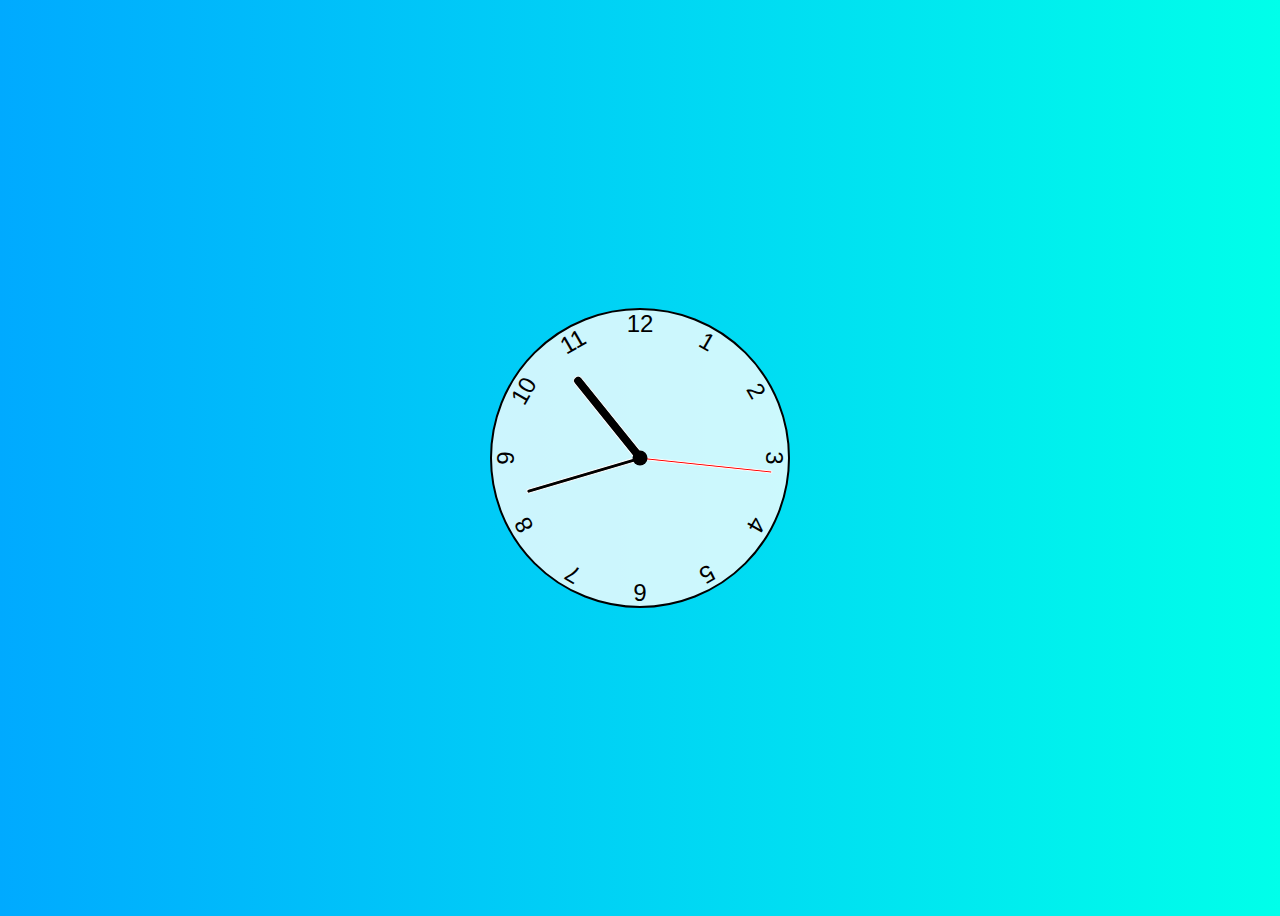
<file: clock.html>
<!DOCTYPE html>
<html lang="en">
<head>
<meta charset="UTF-8">
<meta name="viewport" content="width=device-width, initial-scale=1.8">
<meta http-equiv="X-UA-Compatible" content="ie=edge">
<title> clock</title>
<link href="css clock.css" rel="stylesheet">
<script src="js clock.js" defer></script>
</head>
<body>
<div class="clock">
 <div class="hand hour" data-hour-hand></div>
     <div class="hand minute" data-minute-hand></div>
     <div class="hand second" data-second-hand></div>
<div class="number number1"> 1</div>
<div class="number number2"> 2</div>
<div class="number number3"> 3</div>
<div class="number number4"> 4</div>
<div class="number number5"> 5</div>
<div class="number number6"> 6</div>
<div class="number number7"> 7</div>
<div class="number number8"> 8</div>
<div class="number number9"> 9</div>
<div class="number number10"> 10</div>
<div class="number number11"> 11</div>
<div class="number number12"> 12</div>
</div>
</body>
</html>
</file>
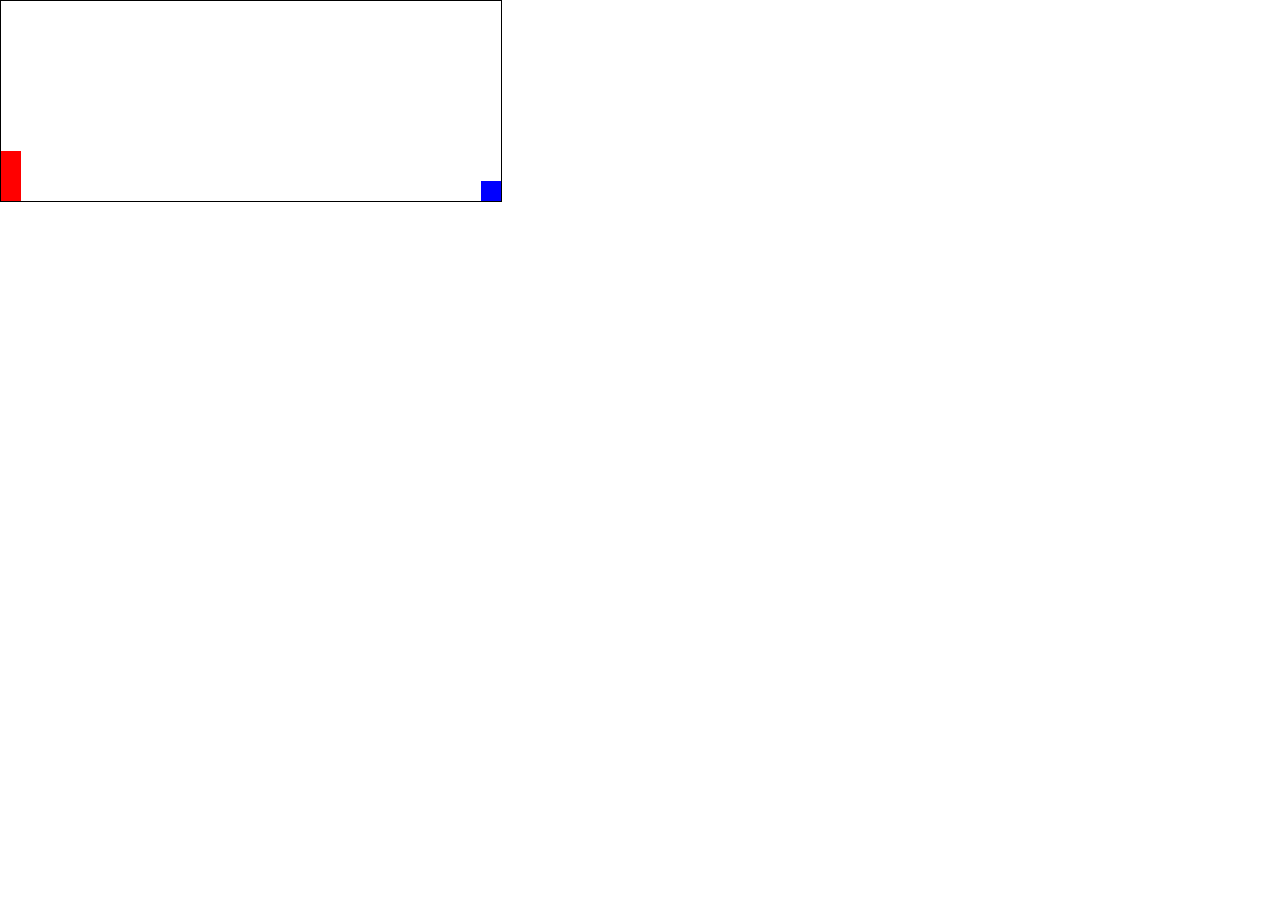
<file: game.html>
<!DOCTYPE html>
<html lang="en" onclick="jump ()">
<head>
<meta charset= "UTF-8">
<meta http-equiv="X-UA-Compatible" content="IE-edge">
<meta name="viewport" content="width=device-width, initial-scale=1.0">
<title> Game </title>

<link rel="stylesheet" href="game.css">

</head>
<body>
<div id="game">
    <div id="character"></div>
    <div id="block"></div>
</div>
</body>
<script src="game.js"></script>
</html>
</file>
<file: css clock.css>
*, *::after, *::before {
box-sizing: border-box;
font-family: Gotham Rounded, sans-serif;
}

body {
background: linear-gradient(to right, hsl(200, 100%, 50%), hsl(175, 100%, 50%));
display:flex ;
justify-content: center;
align-items: center;
min-height: 100vh ;
overflow: hidden;
}

.clock {
width: 300px;
height: 300px;
background-color:rgb(255, 255, 255,  .8) ;
border-radius: 50%;
border: 2px solid black;
position: relative;
}

.clock .number {
    --rotation: 0;
position: absolute;
width: 100%;
height:100% ;
text-align: center ;
transform: rotate(var(--rotation));
font-size: 1.5rem ;
}

.clock .number1 {--rotation: 30deg;}
.clock .number2 {--rotation: 60deg;}
.clock .number3 {--rotation: 90deg;}
.clock .number4 {--rotation: 120deg;}
.clock .number5 {--rotation: 150deg;}
.clock .number6 {--rotation: 180deg;}
.clock .number7 {--rotation: 210deg;}
.clock .number8 {--rotation: 240deg;}
.clock .number9 {--rotation: 270deg;}
.clock .number10 {--rotation: 300deg;}
.clock .number11 {--rotation: 330deg;}

.clock .hand {
    --rotation: 0;
position: absolute;
bottom: 50%;
left: 50%;
border: 1px solid white;
border-top-left-radius: 10px ;
border-top-right-radius: 10px ;
transform-origin: bottom ;
z-index: 10 ;
transform: translateX(-50%) rotate(calc(var(--rotation) * 1deg));
}

.clock::after {
content: '';
position: absolute;
background-color: black;
z-index: 11 ;
width: 15px;
height: 15px;
top: 50%;
left: 50%;
transform: translate(-50%, -50%);
border-radius: 50% ;
}

.clock .hand.second {
width: 3px;
height: 45%;
background-color: red;
}

.clock .hand.minute {
    width: 5px;
    height: 40%;
    background-color: black;
    }
  
    .clock .hand.hour {
        width: 10px;
        height: 35%;
        background-color:  black;
        }
</file>
<file: game.css>
*{
padding:0 ;
margin:0 ;
}
#game{
width: 500px;
height: 200px;
border: 1px solid black;
}
#character{
width:20px ;
height: 50px;
background-color: red;
position: relative;
top: 150px;
}
.animate{
animation: jump 500ms infinite;
}
@keyframes jump{
0%{top: 150px;}
30%{top:100px ;}
70%{top: 100px;}
100%{top: 150px;}
}
#block{
width: 20px;
height: 20px;
background-color: blue;
position: relative;
top: 130px;
left: 480px;
animation: block 1s infinite linear;
}
@keyframes block{
    0%{left: 480px;}
    100%{left: -40px;}
}
</file>
